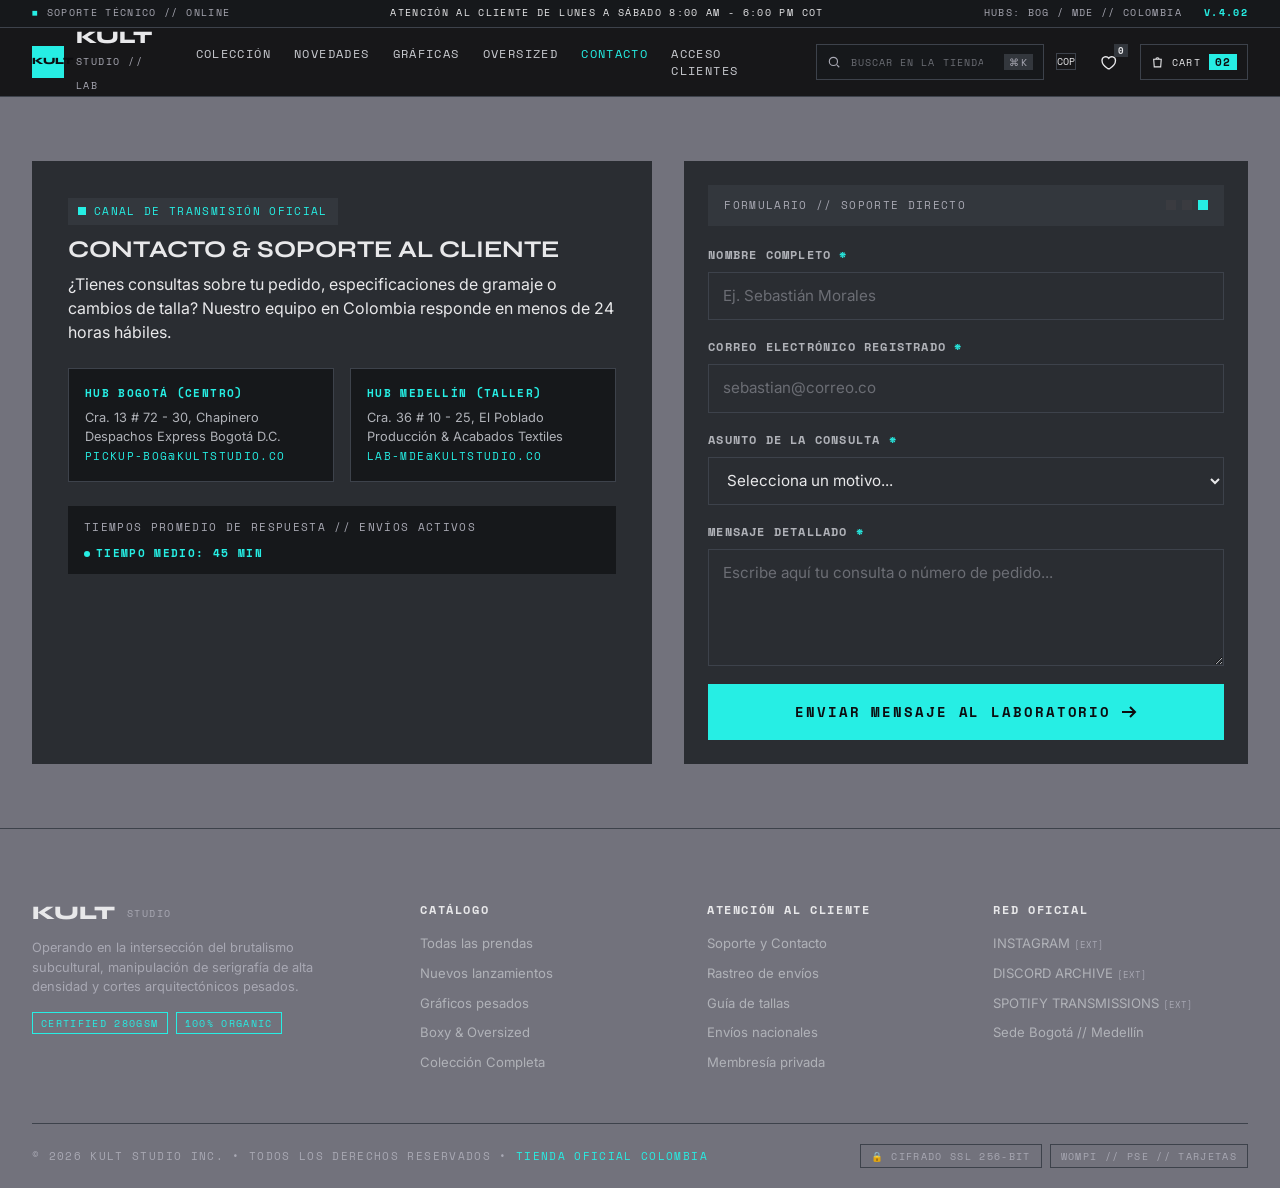
<file: contacto.html>
<!DOCTYPE html>
<html lang="es">

<head>
  <meta charset="UTF-8">
  <meta name="viewport" content="width=device-width, initial-scale=1">
  <title>Contacto &amp; Soporte · KULT STUDIO</title>
  <meta name="description"
    content="Centro de soporte oficial, despachos nacionales y atención técnica para pedidos de KULT STUDIO en Bogotá y Medellín, Colombia.">

  <!-- Estilos modulares -->
  <link rel="stylesheet" href="css/base.css">
  <link rel="stylesheet" href="css/layout.css">
  <link rel="stylesheet" href="css/components.css">
  <link rel="stylesheet" href="css/auth.css">

  <style>
    .contact-layout {
      display: grid;
      grid-template-columns: minmax(0, 1.1fr) minmax(0, 1fr);
      gap: var(--gap);
      padding-block: clamp(32px, 5vw, 64px);
    }

    .info-box {
      background: var(--panel);
      padding: clamp(20px, 3vw, 36px);
      display: flex;
      flex-direction: column;
      gap: 24px;
    }

    .loc-grid {
      display: grid;
      grid-template-columns: 1fr 1fr;
      gap: 16px;
    }

    .loc-card {
      background: var(--deep);
      border: 1px solid var(--line);
      padding: 16px;
    }

    .loc-card b {
      color: var(--lime);
      display: block;
      margin-bottom: 6px;
    }

    .loc-card p {
      font-size: .8rem;
      color: #b0b2b8;
    }

    @media (max-width: 960px) {
      .contact-layout {
        grid-template-columns: 1fr;
      }

      .loc-grid {
        grid-template-columns: 1fr;
      }
    }
  </style>

</head>

<body>

  <!-- Barra superior informativa -->
  <div class="ticker mono">
    <div class="wrap">
      <span><b>■</b> Soporte Técnico // Online</span>
      <span class="mid">Atención al cliente de lunes a sábado 8:00 AM - 6:00 PM COT</span>
      <span class="loc">Hubs: BOG / MDE // Colombia &nbsp; <b>V.4.02</b></span>
    </div>
  </div>

  <!-- Cabecera Principal -->
  <header class="site">
    <div class="wrap">
      <a class="brand" href="index.html">
        <span class="logo" aria-hidden="true">KULT</span>
        <span><b>KULT</b><small>Studio // Lab</small></span>
      </a>

      <nav class="main" id="nav" aria-label="Navegación principal">
        <a href="coleccion.html">Colección</a>
        <a href="index.html#piezas">Novedades</a>
        <a href="coleccion.html">Gráficas</a>
        <a href="index.html#categorias">Oversized</a>
        <a href="contacto.html" class="on" aria-current="page">Contacto</a>
        <a href="login.html">Acceso Clientes</a>
      </nav>

      <div class="tools">
        <label class="search">
          <svg width="14" height="14" viewBox="0 0 24 24" fill="none" stroke="currentColor" stroke-width="2"
            aria-hidden="true">
            <circle cx="11" cy="11" r="7" />
            <path d="M21 21l-4-4" />
          </svg>
          <input type="search" placeholder="Buscar en la tienda..." aria-label="Buscar">
          <kbd>⌘K</kbd>
        </label>

        <span class="cur">COP</span>

        <button class="icon-btn" aria-label="Favoritos">
          <svg width="18" height="18" viewBox="0 0 24 24" fill="none" stroke="currentColor" stroke-width="1.8">
            <path d="M12 21s-8-5-8-11a5 5 0 019-3 5 5 0 019 3c0 6-8 11-8 11z" />
          </svg>
          <i>0</i>
        </button>

        <a class="cart" href="coleccion.html" aria-label="Ver carrito">
          <svg width="14" height="14" viewBox="0 0 24 24" fill="none" stroke="currentColor" stroke-width="2"
            aria-hidden="true">
            <path d="M5 7h14l-1 14H6zM9 7a3 3 0 016 0" />
          </svg>
          <span class="mono" style="font-size:.65rem">Cart</span>
          <b>02</b>
        </a>

        <button class="burger" id="burger" aria-label="Abrir menú" aria-expanded="false" aria-controls="nav">
          <svg width="18" height="18" viewBox="0 0 24 24" fill="none" stroke="currentColor" stroke-width="2">
            <path d="M3 6h18M3 12h18M3 18h18" />
          </svg>
        </button>
      </div>
    </div>
  </header>

  <!-- Contenido de Contacto -->
  <main class="wrap">
    <div class="contact-layout">
      <!-- Panel de Información y Sedes -->
      <section class="info-box">
        <div>
          <span class="tag mono">Canal de Transmisión Oficial</span>
          <h1 style="margin-top:12px">Contacto &amp; Soporte al Cliente</h1>
          <p class="lead" style="margin-top:10px">¿Tienes consultas sobre tu pedido, especificaciones de gramaje o
            cambios de talla? Nuestro equipo en Colombia responde en menos de 24 horas hábiles.</p>
        </div>

        <div class="loc-grid">
          <article class="loc-card">
            <b class="mono">Hub Bogotá (Centro)</b>
            <p>Cra. 13 # 72 - 30, Chapinero<br>Despachos Express Bogotá D.C.<br><span class="mono"
                style="color:var(--lime)">pickup-bog@kultstudio.co</span></p>
          </article>

          <article class="loc-card">
            <b class="mono">Hub Medellín (Taller)</b>
            <p>Cra. 36 # 10 - 25, El Poblado<br>Producción &amp; Acabados Textiles<br><span class="mono"
                style="color:var(--lime)">lab-mde@kultstudio.co</span></p>
          </article>
        </div>

        <div class="node mono">
          <span>Tiempos promedio de respuesta // Envíos activos</span>
          <span class="on">Tiempo medio: 45 min</span>
        </div>
      </section>

      <!-- Formulario de Contacto -->
      <section class="auth-card">
        <div class="term mono">
          <span>Formulario // Soporte Directo</span>
          <span class="dots" aria-hidden="true"><i></i><i></i><i></i></span>
        </div>

        <form id="contact-form" action="#" method="post" style="display:flex;flex-direction:column;gap:18px">
          <div class="f">
            <label for="c-name">Nombre completo <em>*</em></label>
            <input id="c-name" type="text" placeholder="Ej. Sebastián Morales" required>
          </div>

          <div class="f">
            <label for="c-email">Correo electrónico registrado <em>*</em></label>
            <input id="c-email" type="email" placeholder="sebastian@correo.co" required>
          </div>

          <div class="f">
            <label for="c-topic">Asunto de la consulta <em>*</em></label>
            <select id="c-topic" required>
              <option value="" disabled selected>Selecciona un motivo...</option>
              <option>Estado de despacho / Guía de envío</option>
              <option>Cambio de talla / Garantía de prenda</option>
              <option>Consulta de gramajes y cuidado textil</option>
              <option>Alianzas y colaboraciones comerciales</option>
              <option>Otro requerimiento</option>
            </select>
          </div>

          <div class="f">
            <label for="c-msg">Mensaje detallado <em>*</em></label>
            <textarea id="c-msg" rows="4" placeholder="Escribe aquí tu consulta o número de pedido..."
              required></textarea>
          </div>

          <button class="cta" type="submit">Enviar mensaje al laboratorio
            <svg width="16" height="12" viewBox="0 0 16 12" fill="none" stroke="currentColor" stroke-width="2"
              aria-hidden="true">
              <path d="M1 6h13M9 1l5 5-5 5" />
            </svg>
          </button>
        </form>
      </section>
    </div>
  </main>

  <!-- Footer General -->
  <footer class="site">
    <div class="wrap">
      <div class="fgrid">
        <div>
          <a class="brand" href="index.html">
            <b style="font:800 1.2rem var(--display)">KULT</b>
            <small>Studio</small>
          </a>
          <p>Operando en la intersección del brutalismo subcultural, manipulación de serigrafía de alta densidad y
            cortes arquitectónicos pesados.</p>
          <div class="chips mono">
            <span>Certified 280GSM</span>
            <span>100% Organic</span>
          </div>
        </div>

        <div>
          <h4>Catálogo</h4>
          <ul>
            <li><a href="coleccion.html">Todas las prendas</a></li>
            <li><a href="index.html#piezas">Nuevos lanzamientos</a></li>
            <li><a href="coleccion.html">Gráficos pesados</a></li>
            <li><a href="index.html#categorias">Boxy &amp; Oversized</a></li>
            <li><a href="coleccion.html">Colección Completa</a></li>
          </ul>
        </div>

        <div>
          <h4>Atención al Cliente</h4>
          <ul>
            <li><a href="contacto.html">Soporte y Contacto</a></li>
            <li><a href="login.html">Rastreo de envíos</a></li>
            <li><a href="coleccion.html">Guía de tallas</a></li>
            <li><a href="contacto.html">Envíos nacionales</a></li>
            <li><a href="registro.html">Membresía privada</a></li>
          </ul>
        </div>

        <div>
          <h4>Red Oficial</h4>
          <ul>
            <li><a href="#">INSTAGRAM <span>[EXT]</span></a></li>
            <li><a href="#">DISCORD ARCHIVE <span>[EXT]</span></a></li>
            <li><a href="#">SPOTIFY TRANSMISSIONS <span>[EXT]</span></a></li>
            <li><a href="contacto.html">Sede Bogotá // Medellín</a></li>
          </ul>
        </div>
      </div>

      <div class="fbot mono">
        <span class="l">© 2026 KULT STUDIO Inc. • Todos los derechos reservados • <b>Tienda oficial Colombia</b></span>
        <span class="pay">
          <span>🔒 Cifrado SSL 256-bit</span>
          <span>Wompi // PSE // Tarjetas</span>
        </span>
      </div>
    </div>
  </footer>

</body>

</html>
</file>
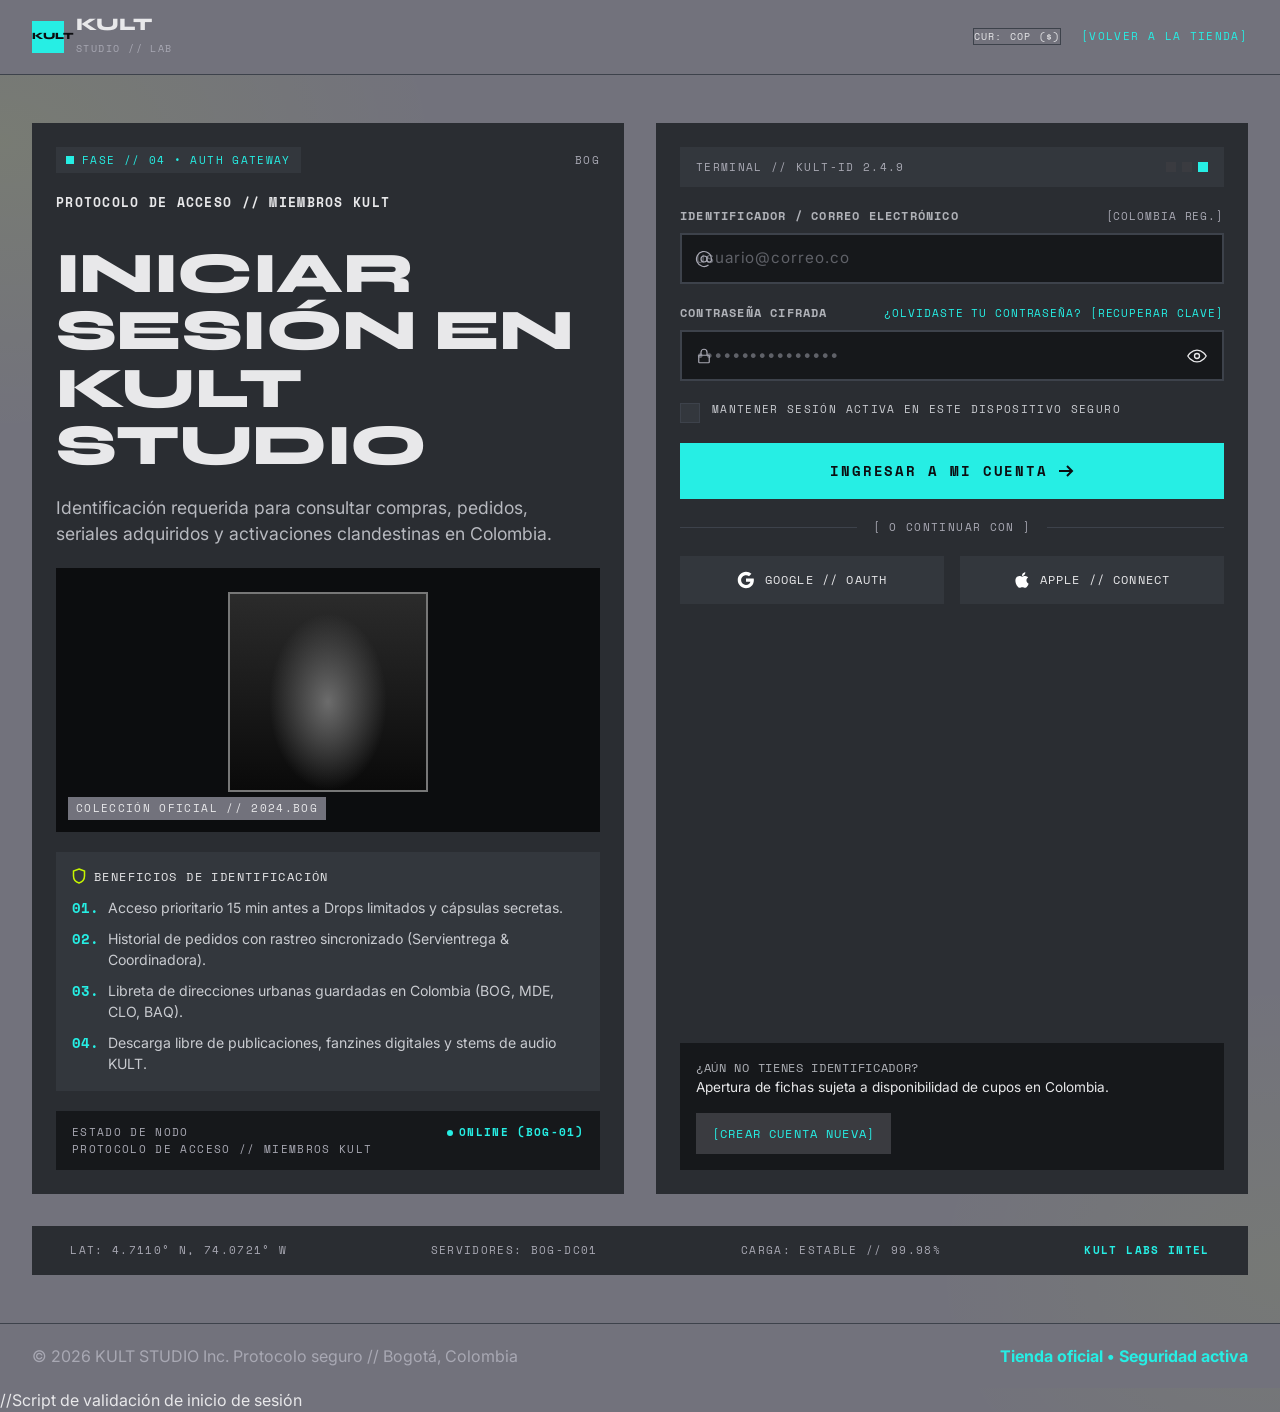
<file: login.html>
<!DOCTYPE html>
<html lang="es">

<head>
  <meta charset="UTF-8">
  <meta name="viewport" content="width=device-width, initial-scale=1">
  <title>Iniciar Sesión · KULT STUDIO</title>
  <meta name="description"
    content="Acceso a la plataforma de miembros de KULT STUDIO. Consulta de pedidos, seriales y acceso prioritario a drops exclusivos en Colombia.">

  <!-- Estilos modulares -->
  <link rel="stylesheet" href="css/base.css">
  <link rel="stylesheet" href="css/layout.css">
  <link rel="stylesheet" href="css/components.css">
  <link rel="stylesheet" href="css/auth.css">

</head>

<body class="auth-page">

  <!-- Barra superior minimalista -->
  <header class="bar">
    <a class="brand" href="index.html">
      <span class="logo" aria-hidden="true">KULT</span>
      <span><b>KULT</b><small>Studio // Lab</small></span>
    </a>
    <nav>
      <span class="cur mono">CUR: COP ($)</span>
      <a class="back mono" href="index.html">[Volver a la tienda]</a>
    </nav>
  </header>

  <main class="auth-main">
    <div class="auth-grid">
      <!-- Panel informativo izquierdo -->
      <section class="auth-card">
        <div style="display:flex;flex-direction:column;gap:20px">
          <div class="auth-top mono">
            <span class="tag">Fase // 04 • Auth gateway</span>
            <span>BOG</span>
          </div>
          <p class="proto">Protocolo de acceso // Miembros KULT</p>
          <h1>Iniciar sesión en KULT STUDIO</h1>
          <p class="lead">Identificación requerida para consultar compras, pedidos, seriales adquiridos y activaciones
            clandestinas en Colombia.</p>
        </div>

        <div class="visual" role="img" aria-label="Colección oficial 2026 Bogotá">
          <div class="frame"></div>
          <span class="cap mono">Colección oficial // 2024.BOG</span>
        </div>

        <div class="benefits">
          <h2>
            <svg width="14" height="16" viewBox="0 0 14 16" fill="none" stroke="#c6f500" stroke-width="1.5"
              aria-hidden="true">
              <path d="M7 1l5.5 2v5c0 3.5-2.5 6-5.5 7-3-1-5.5-3.5-5.5-7V3z" />
            </svg>
            Beneficios de identificación
          </h2>
          <ol>
            <li><b>01.</b><span>Acceso prioritario 15 min antes a Drops limitados y cápsulas secretas.</span></li>
            <li><b>02.</b><span>Historial de pedidos con rastreo sincronizado (Servientrega &amp; Coordinadora).</span>
            </li>
            <li><b>03.</b><span>Libreta de direcciones urbanas guardadas en Colombia (BOG, MDE, CLO, BAQ).</span></li>
            <li><b>04.</b><span>Descarga libre de publicaciones, fanzines digitales y stems de audio KULT.</span></li>
          </ol>
        </div>

        <div class="node mono">
          <span>Estado de nodo<br>Protocolo de acceso // Miembros KULT</span>
          <span class="on">Online (BOG-01)</span>
        </div>
      </section>

      <!-- Panel de Formulario Derecho -->
      <section class="auth-card" aria-label="Iniciar sesión">
        <div class="term mono">
          <span>Terminal // KULT-ID 2.4.9</span>
          <span class="dots" aria-hidden="true"><i></i><i></i><i></i></span>
        </div>

        <form id="login" novalidate style="display:flex;flex-direction:column;gap:20px">
          <div class="f">
            <div class="lrow">
              <label for="u">Identificador / Correo electrónico</label>
              <small>[Colombia reg.]</small>
            </div>
            <div class="field">
              <svg width="18" height="18" viewBox="0 0 24 24" fill="none" stroke="currentColor" stroke-width="1.6"
                aria-hidden="true">
                <circle cx="12" cy="12" r="4" />
                <path d="M16 8v5a3 3 0 006 0v-1a10 10 0 10-4 8" />
              </svg>
              <input id="u" type="email" placeholder="usuario@correo.co" autocomplete="username" required>
            </div>
          </div>

          <div class="f">
            <div class="lrow">
              <label for="pw">Contraseña cifrada</label>
              <small><a href="recuperar.html" style="color:var(--lime)">¿Olvidaste tu contraseña? [Recuperar
                  clave]</a></small>
            </div>
            <div class="field">
              <svg width="18" height="18" viewBox="0 0 24 24" fill="none" stroke="currentColor" stroke-width="1.6"
                aria-hidden="true">
                <rect x="5" y="11" width="14" height="10" rx="1" />
                <path d="M8 11V7a4 4 0 018 0v4" />
              </svg>
              <input id="pw" type="password" placeholder="••••••••••••••••" autocomplete="current-password" required>
              <button class="eye" type="button" id="eye" aria-label="Mostrar contraseña" aria-pressed="false">
                <svg width="20" height="20" viewBox="0 0 24 24" fill="none" stroke="currentColor" stroke-width="1.6"
                  aria-hidden="true">
                  <path d="M1 12s4-7 11-7 11 7 11 7-4 7-11 7S1 12 1 12z" />
                  <circle cx="12" cy="12" r="3" />
                </svg>
              </button>
            </div>
          </div>

          <label class="check mono" style="font-weight:400;font-size:.7rem">
            <input type="checkbox"> Mantener sesión activa en este dispositivo seguro
          </label>

          <button class="cta" type="submit">Ingresar a mi cuenta
            <svg width="16" height="12" viewBox="0 0 16 12" fill="none" stroke="currentColor" stroke-width="2"
              aria-hidden="true">
              <path d="M1 6h13M9 1l5 5-5 5" />
            </svg>
          </button>

          <div class="or mono">[ O continuar con ]</div>

          <div class="social">
            <button type="button">
              <svg width="18" height="18" viewBox="0 0 48 48" aria-hidden="true">
                <path fill="#fff"
                  d="M44.5 20H24v8.5h11.8C34.7 33.9 30.1 37 24 37c-7.2 0-13-5.8-13-13s5.8-13 13-13c3.1 0 5.9 1.1 8.1 2.9l6.4-6.4C34.6 4.1 29.6 2 24 2 11.8 2 2 11.8 2 24s9.8 22 22 22c11 0 21-8 21-22 0-1.3-.2-2.7-.5-4z" />
              </svg>
              Google // OAuth
            </button>
            <button type="button">
              <svg width="16" height="18" viewBox="0 0 384 512" fill="#fff" aria-hidden="true">
                <path
                  d="M318.7 268.7c-.2-36.7 16.4-64.4 50-84.8-18.8-26.9-47.2-41.7-84.7-44.6-35.5-2.8-74.3 20.7-88.5 20.7-15 0-49.4-19.7-76.4-19.7C63.3 141.2 4 184.8 4 273.5q0 39.3 14.4 81.2c12.8 36.7 59 126.7 107.2 125.2 25.2-.6 43-17.9 75.8-17.9 31.8 0 48.3 17.9 76.4 17.9 48.6-.7 90.4-82.5 102.6-119.3-65.2-30.7-61.7-90-61.7-91.9zm-56.6-164.2c27.3-32.4 24.8-61.9 24-72.5-24.1 1.4-52 16.4-67.9 34.9-17.5 19.8-27.8 44.3-25.6 71.9 26.1 2 49.9-11.4 69.5-34.3z" />
              </svg>
              Apple // Connect
            </button>
          </div>
        </form>

        <div class="signup">
          <p>
            <span>¿Aún no tienes identificador?</span>
            Apertura de fichas sujeta a disponibilidad de cupos en Colombia.
          </p>
          <a href="registro.html">[Crear cuenta nueva]</a>
        </div>
      </section>
    </div>

    <!-- Barra de Estado Inferior -->
    <div class="stats mono" role="status">
      <span>Lat: 4.7110° N, 74.0721° W</span>
      <span>Servidores: BOG-DC01</span>
      <span>Carga: estable // 99.98%</span>
      <span>KULT Labs Intel</span>
    </div>
  </main>

  <!-- Footer Minimalista -->
  <footer class="auth-foot">
    <span>© 2026 KULT STUDIO Inc. Protocolo seguro // Bogotá, Colombia</span>
    <span class="ok">Tienda oficial • Seguridad activa</span>
  </footer>
 //Script de validación de inicio de sesión
  <script src="js/login.js"></script>
</body>

</html>
</file>
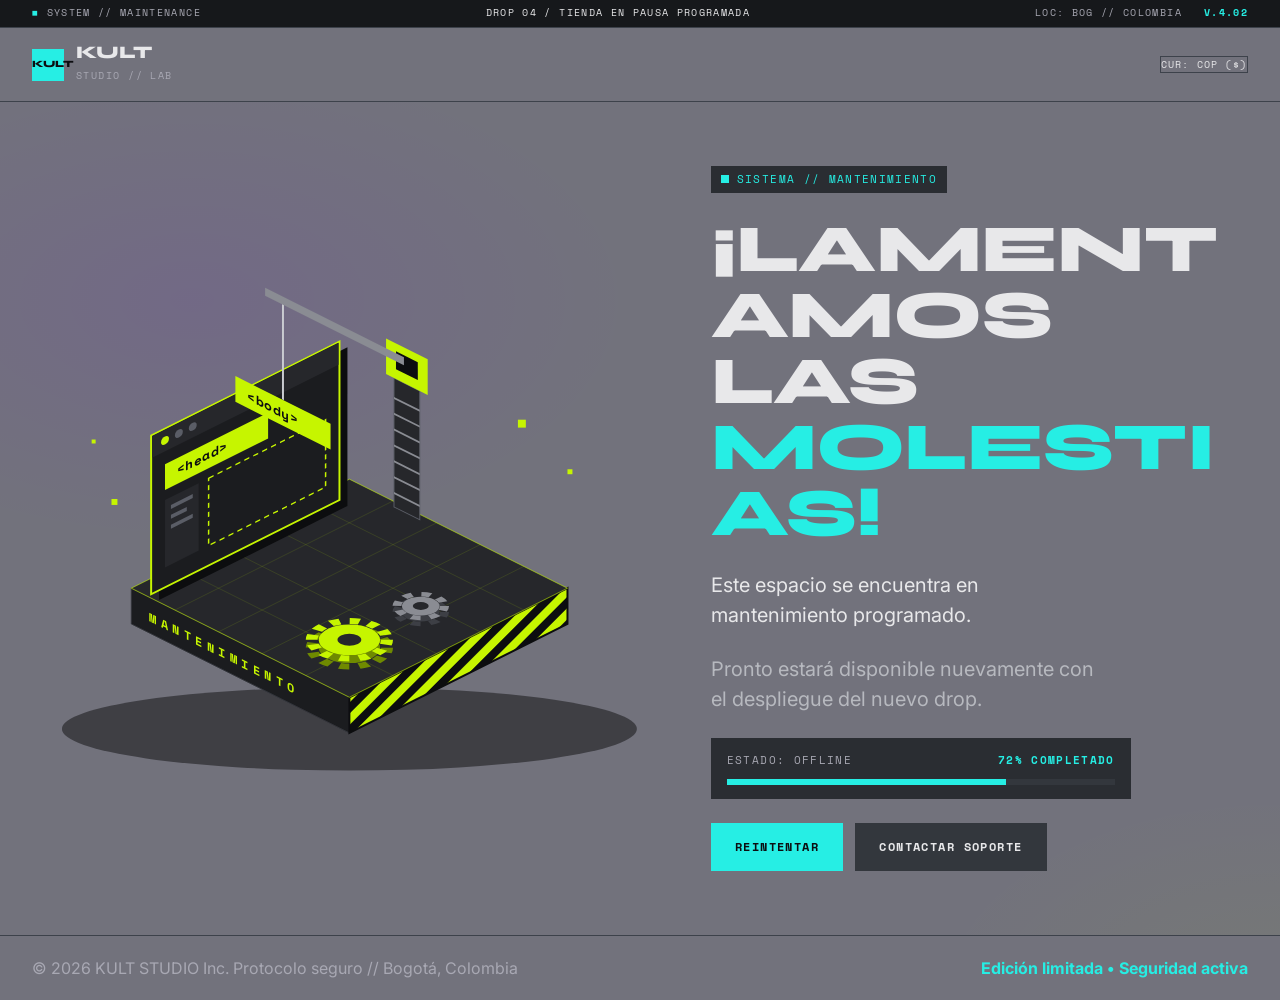
<file: mantenimiento.html>
<!DOCTYPE html>
<html lang="es">

<head>
  <meta charset="UTF-8">
  <meta name="viewport" content="width=device-width, initial-scale=1">
  <meta name="robots" content="noindex">
  <title>¡Lamentamos las molestias! · KULT STUDIO</title>
  <meta name="description" content="Página en mantenimiento programado de la plataforma KULT STUDIO Colombia.">

  <!-- Estilos modulares -->
  <link rel="stylesheet" href="css/base.css">
  <link rel="stylesheet" href="css/layout.css">
  <link rel="stylesheet" href="css/components.css">
  <link rel="stylesheet" href="css/mantenimiento.css">
</head>

<body class="maint-page">

  <!-- Barra superior informativa -->
  <div class="ticker mono">
    <div class="wrap" style="width:100%;display:flex;justify-content:space-between">
      <span><b>■</b> System // Maintenance</span>
      <span class="mid">Drop 04 / Tienda en pausa programada</span>
      <span>Loc: BOG // Colombia &nbsp; <b>V.4.02</b></span>
    </div>
  </div>

  <!-- Cabecera minimalista -->
  <header class="bar">
    <a class="brand" href="index.html">
      <span class="logo" aria-hidden="true">KULT</span>
      <span><b>KULT</b><small>Studio // Lab</small></span>
    </a>
    <span class="cur mono">CUR: COP ($)</span>
  </header>

  <!-- Contenido Principal -->
  <main class="maint-main">
    <!-- Ilustración Isométrica SVG -->
    <div class="art">
      <svg viewBox="0 0 600 500" role="img"
        aria-label="Ilustración isométrica de un sitio web en mantenimiento: ventana de navegador, grúa colocando el bloque body y engranajes girando sobre una plataforma">
        <defs>
          <pattern id="cs" width="16" height="16" patternUnits="userSpaceOnUse" patternTransform="rotate(45)">
            <rect width="8" height="16" fill="#c6f500" />
            <rect x="8" width="8" height="16" fill="#0c0d0f" />
          </pattern>
        </defs>

        <!-- Sombra proyectada -->
        <ellipse cx="300" cy="462" rx="290" ry="42" fill="#000" opacity=".45" />

        <g class="float">
          <!-- Plataforma industrial -->
          <polygon points="80,320 300,430 300,466 80,356" fill="#1b1c1f" stroke="#33353b" />
          <polygon points="300,430 520,320 520,356 300,466" fill="url(#cs)" />
          <polygon points="300,430 520,320 520,356 300,466" fill="none" stroke="#0c0d0f" stroke-width="2" />
          <polygon points="300,210 520,320 300,430 80,320" fill="#26272b" stroke="#c6f500" stroke-opacity=".6" />

          <g stroke="#c6f500" stroke-opacity=".12">
            <line x1="124" y1="342" x2="344" y2="232" />
            <line x1="168" y1="364" x2="388" y2="254" />
            <line x1="212" y1="386" x2="432" y2="276" />
            <line x1="256" y1="408" x2="476" y2="298" />
            <line x1="256" y1="232" x2="476" y2="342" />
            <line x1="212" y1="254" x2="432" y2="364" />
            <line x1="168" y1="276" x2="388" y2="386" />
            <line x1="124" y1="298" x2="344" y2="408" />
          </g>

          <g transform="matrix(1,.5,0,1,80,320)">
            <text x="18" y="24" fill="#c6f500" font-family="'Space Mono',monospace" font-weight="700" font-size="12"
              letter-spacing="4">MANTENIMIENTO</text>
          </g>

          <!-- Ventana de navegador HTML -->
          <g transform="matrix(1,-.5,0,1,100,326)">
            <rect x="8" y="-150" width="190" height="160" fill="#0c0d0f" />
            <rect x="0" y="-160" width="190" height="160" fill="#1b1c1f" stroke="#c6f500" stroke-width="2" />
            <rect x="1" y="-159" width="188" height="22" fill="#26272b" />
            <circle cx="14" cy="-148" r="4" fill="#c6f500" />
            <circle cx="28" cy="-148" r="4" fill="#5a5d66" />
            <circle cx="42" cy="-148" r="4" fill="#5a5d66" />
            <rect x="14" y="-124" width="104" height="26" fill="#c6f500" />
            <text x="26" y="-107" fill="#0c0d10" font-family="'Space Mono',monospace" font-weight="700"
              font-size="13">&lt;head&gt;</text>
            <rect x="14" y="-88" width="34" height="68" fill="#26272b" />
            <rect x="20" y="-80" width="22" height="4" fill="#5a5d66" />
            <rect x="20" y="-70" width="16" height="4" fill="#5a5d66" />
            <rect x="20" y="-60" width="22" height="4" fill="#5a5d66" />
            <rect x="58" y="-88" width="118" height="68" fill="none" stroke="#c6f500" stroke-width="1.5"
              stroke-dasharray="5 4" class="blink" />
          </g>

          <!-- Engranajes sobre la plataforma -->
          <g transform="translate(300,372) scale(1,.5)">
            <g transform="translate(0,16)">
              <circle r="38" fill="none" stroke="#6f8a00" stroke-width="12" stroke-dasharray="9.95 9.95" />
              <circle r="31" fill="#6f8a00" />
            </g>
            <g class="spin">
              <circle r="38" fill="none" stroke="#c6f500" stroke-width="12" stroke-dasharray="9.95 9.95" />
              <circle r="31" fill="#c6f500" />
              <circle r="12" fill="#26272b" />
            </g>
          </g>

          <g transform="translate(372,338) scale(1,.5)">
            <g transform="translate(0,12)">
              <circle r="24" fill="none" stroke="#3d3f45" stroke-width="9" stroke-dasharray="9.42 9.42" />
              <circle r="19" fill="#3d3f45" />
            </g>
            <g class="spin r">
              <circle r="24" fill="none" stroke="#8a8c93" stroke-width="9" stroke-dasharray="9.42 9.42" />
              <circle r="19" fill="#8a8c93" />
              <circle r="8" fill="#26272b" />
            </g>
          </g>

          <!-- Grúa constructora colocando el <body> -->
          <g transform="matrix(1,.5,0,1,345,238)">
            <rect x="0" y="-130" width="26" height="130" fill="#26272b" stroke="#5a5d66" />
            <g stroke="#8a8c93" stroke-width="2">
              <line x1="0" y1="-14" x2="26" y2="-14" />
              <line x1="0" y1="-30" x2="26" y2="-30" />
              <line x1="0" y1="-46" x2="26" y2="-46" />
              <line x1="0" y1="-62" x2="26" y2="-62" />
              <line x1="0" y1="-78" x2="26" y2="-78" />
              <line x1="0" y1="-94" x2="26" y2="-94" />
              <line x1="0" y1="-110" x2="26" y2="-110" />
            </g>
            <rect x="-8" y="-166" width="42" height="36" fill="#c6f500" />
            <rect x="2" y="-158" width="22" height="18" fill="#0c0d10" />
            <rect x="-130" y="-156" width="140" height="8" fill="#8a8c93" />
            <line x1="-112" y1="-148" x2="-112" y2="-52" stroke="#c9cbd0" stroke-width="2" />
            <rect x="-160" y="-52" width="96" height="26" fill="#c6f500" />
            <text x="-148" y="-34" fill="#0c0d10" font-family="'Space Mono',monospace" font-weight="700"
              font-size="13">&lt;body&gt;</text>
          </g>

          <!-- Partículas luminosas -->
          <g fill="#c6f500">
            <rect x="470" y="150" width="8" height="8" class="blink" />
            <rect x="520" y="200" width="5" height="5" />
            <rect x="60" y="230" width="6" height="6" />
            <rect x="40" y="170" width="4" height="4" class="blink" />
          </g>
        </g>
      </svg>
    </div>

    <!-- Bloque de texto descriptivo -->
    <section class="copy" aria-labelledby="t-maint">
      <span class="tag mono">Sistema // Mantenimiento</span>
      <h1 id="t-maint">¡Lamentamos las <em>molestias!</em></h1>
      <p class="big">Este espacio se encuentra en mantenimiento programado.</p>
      <p>Pronto estará disponible nuevamente con el despliegue del nuevo drop.</p>

      <div class="status mono" role="status">
        <div class="t"><span>Estado: offline</span><b>72% completado</b></div>
        <div class="track" role="progressbar" aria-valuenow="72" aria-valuemin="0" aria-valuemax="100"><i></i></div>
      </div>

      <div class="cta-row">
        <a class="btn lime" href="mantenimiento.html">Reintentar</a>
        <a class="btn dark" href="contacto.html">Contactar soporte</a>
      </div>
    </section>
  </main>

  <!-- Pie de página minimalista -->
  <footer class="auth-foot">
    <span>© 2026 KULT STUDIO Inc. Protocolo seguro // Bogotá, Colombia</span>
    <span class="ok">Edición limitada • Seguridad activa</span>
  </footer>

</body>

</html>
</file>
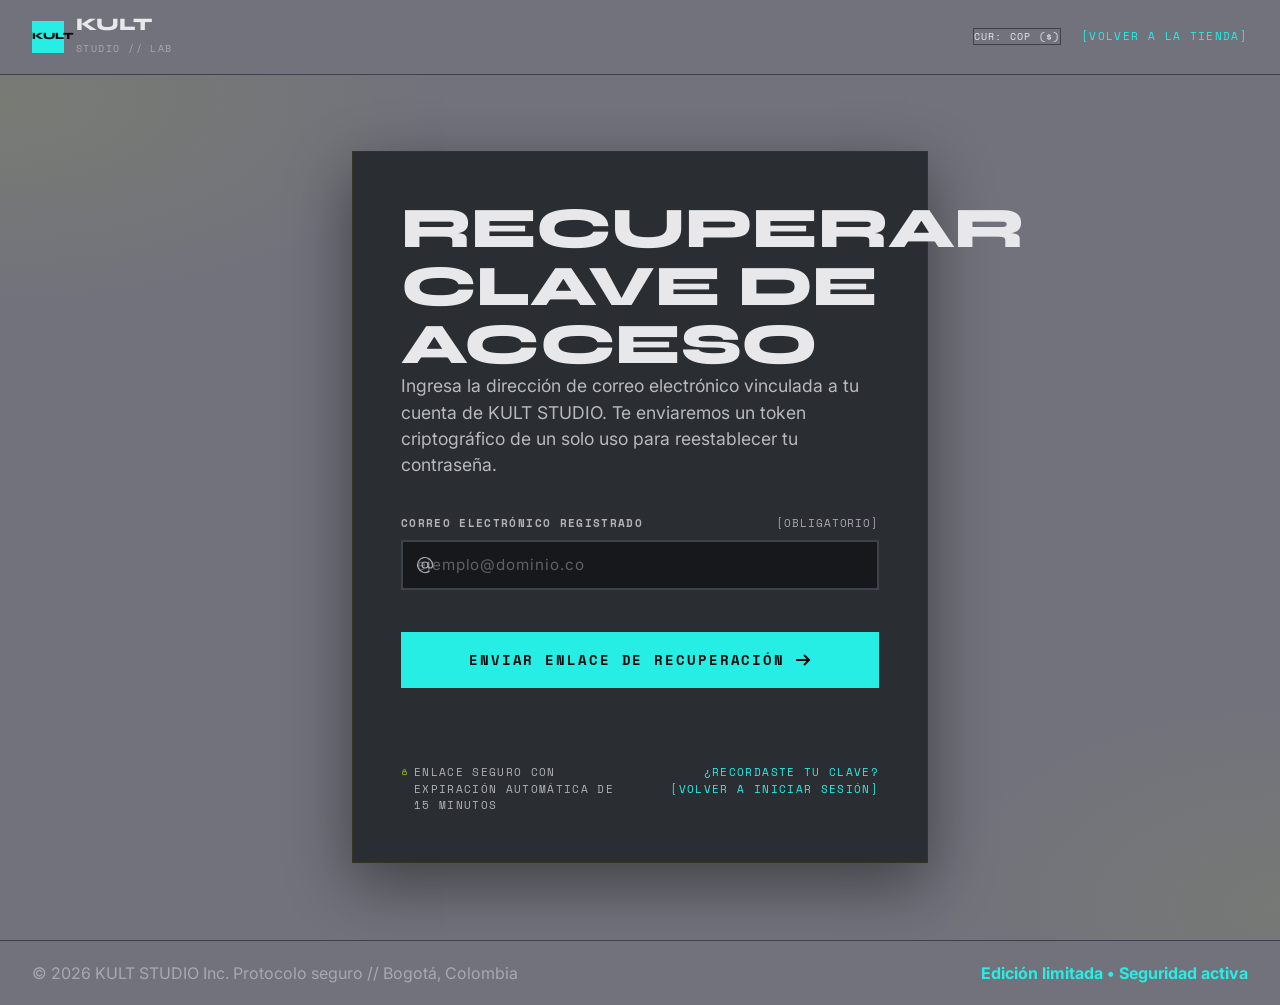
<file: recuperar.html>
<!DOCTYPE html>
<html lang="es">

<head>
  <meta charset="UTF-8">
  <meta name="viewport" content="width=device-width, initial-scale=1">
  <title>Recuperar Clave de Acceso · KULT STUDIO</title>
  <meta name="description"
    content="Recuperación segura de credenciales criptográficas de acceso a KULT STUDIO Colombia. Enlace con expiración automática.">

  <!-- Estilos modulares -->
  <link rel="stylesheet" href="css/base.css">
  <link rel="stylesheet" href="css/layout.css">
  <link rel="stylesheet" href="css/components.css">
  <link rel="stylesheet" href="css/auth.css">

</head>

<body class="auth-page">

  <!-- Barra superior minimalista -->
  <header class="bar">
    <a class="brand" href="index.html">
      <span class="logo" aria-hidden="true">KULT</span>
      <span><b>KULT</b><small>Studio // Lab</small></span>
    </a>
    <nav>
      <span class="cur mono">CUR: COP ($)</span>
      <a class="back mono" href="index.html">[Volver a la tienda]</a>
    </nav>
  </header>

  <!-- Tarjeta centrada -->
  <main class="auth-main center-view">
    <section class="recovery-card" aria-labelledby="t-rec">
      <div>
        <h1 id="t-rec">Recuperar clave de acceso</h1>
        <p class="lead">Ingresa la dirección de correo electrónico vinculada a tu cuenta de KULT STUDIO. Te enviaremos
          un token criptográfico de un solo uso para reestablecer tu contraseña.</p>
      </div>

      <form id="rec" novalidate style="display:flex;flex-direction:column;gap:20px">
        <div class="f">
          <div class="lrow">
            <label class="mono" for="em">Correo electrónico registrado</label>
            <small>[Obligatorio]</small>
          </div>
          <div class="field" id="box">
            <svg width="18" height="18" viewBox="0 0 24 24" fill="none" stroke="currentColor" stroke-width="1.6"
              aria-hidden="true">
              <circle cx="12" cy="12" r="4" />
              <path d="M16 8v5a3 3 0 006 0v-1a10 10 0 10-4 8" />
            </svg>
            <input id="em" type="email" placeholder="ejemplo@dominio.co" autocomplete="email" aria-describedby="m"
              required>
          </div>
          <div class="msg" id="m" aria-live="polite"></div>
        </div>

        <button class="cta" id="go" type="submit">Enviar enlace de recuperación
          <svg width="16" height="12" viewBox="0 0 16 12" fill="none" stroke="currentColor" stroke-width="2"
            aria-hidden="true">
            <path d="M1 6h13M9 1l5 5-5 5" />
          </svg>
        </button>

        <div class="ok-box" id="ok" role="status">
          Si el correo está registrado, recibirás el enlace en unos minutos. Revisa también tu carpeta de spam o correo
          no deseado.
        </div>
      </form>

      <div class="recovery-foot mono">
        <p>
          <svg width="14" height="16" viewBox="0 0 24 24" fill="none" stroke="#c6f500" stroke-width="2"
            aria-hidden="true">
            <rect x="5" y="11" width="14" height="10" rx="1" />
            <path d="M8 11V7a4 4 0 018 0v4" />
          </svg>
          <span>Enlace seguro con expiración automática de 15 minutos</span>
        </p>
        <a href="login.html">¿Recordaste tu clave? [Volver a iniciar sesión]</a>
      </div>
    </section>
  </main>

  <!-- Footer Minimalista -->
  <footer class="auth-foot">
    <span>© 2026 KULT STUDIO Inc. Protocolo seguro // Bogotá, Colombia</span>
    <span class="ok">Edición limitada • Seguridad activa</span>
  </footer>

</body>

</html>
</file>
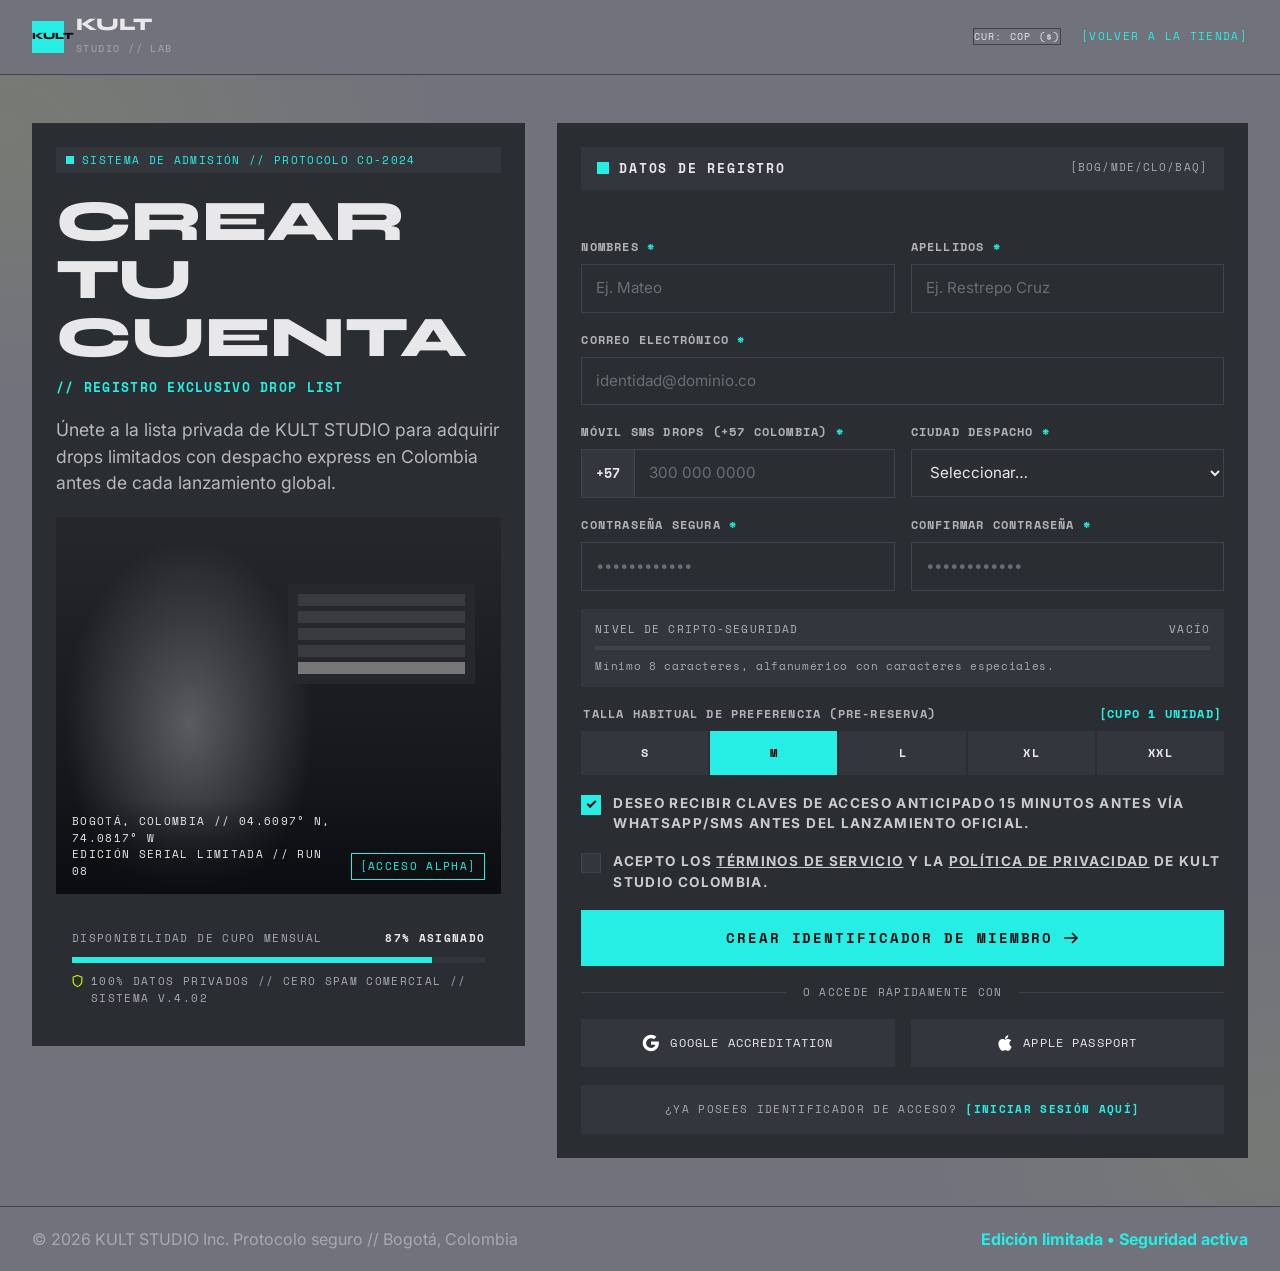
<file: registro.html>
<!DOCTYPE html>
<html lang="es">

<head>
  <meta charset="UTF-8">
  <meta name="viewport" content="width=device-width, initial-scale=1">
  <title>Crear Cuenta · KULT STUDIO</title>
  <meta name="description"
    content="Registro privado en la lista exclusiva de KULT STUDIO Colombia. Acceso alpha a drops limitados y despachos preferenciales.">

  <!-- Estilos modulares -->
  <link rel="stylesheet" href="css/base.css">
  <link rel="stylesheet" href="css/layout.css">
  <link rel="stylesheet" href="css/components.css">
  <link rel="stylesheet" href="css/auth.css">

</head>

<body class="auth-page">

  <!-- Barra superior minimalista -->
  <header class="bar">
    <a class="brand" href="index.html">
      <span class="logo" aria-hidden="true">KULT</span>
      <span><b>KULT</b><small>Studio // Lab</small></span>
    </a>
    <nav>
      <span class="cur mono">CUR: COP ($)</span>
      <a class="back mono" href="index.html">[Volver a la tienda]</a>
    </nav>
  </header>

  <main class="auth-main">
    <div class="auth-grid reg-grid">
      <!-- Panel de Introducción Izquierdo -->
      <section class="auth-card">
        <span class="tag mono">Sistema de admisión // Protocolo CO-2024</span>
        <h1>Crear tu cuenta</h1>
        <p class="auth-sub">// Registro exclusivo drop list</p>
        <p class="lead">Únete a la lista privada de KULT STUDIO para adquirir drops limitados con despacho express en
          Colombia antes de cada lanzamiento global.</p>

        <div class="visual wide" role="img" aria-label="Espacio industrial KULT">
          <div class="mock" aria-hidden="true"><i></i><i></i><i></i><i></i><i></i></div>
          <div class="cap mono">
            <span>Bogotá, Colombia // 04.6097° N, 74.0817° W<br>Edición serial limitada // Run 08</span>
            <span class="alpha">[Acceso alpha]</span>
          </div>
        </div>

        <div class="quota">
          <div class="row mono"><span>Disponibilidad de cupo mensual</span><b>87% asignado</b></div>
          <div class="meter" role="progressbar" aria-valuenow="87" aria-valuemin="0" aria-valuemax="100"><span
              style="width:87%"></span></div>
          <p class="mono">
            <svg width="14" height="16" viewBox="0 0 14 16" fill="none" stroke="#c6f500" stroke-width="1.5"
              aria-hidden="true">
              <path d="M7 1l5.5 2v5c0 3.5-2.5 6-5.5 7-3-1-5.5-3.5-5.5-7V3z" />
            </svg>
            <span>100% datos privados // cero spam comercial // sistema v.4.02</span>
          </p>
        </div>
      </section>

      <!-- Formulario de Registro Derecho -->
      <section class="auth-card" aria-labelledby="t-reg">
        <div class="card-head">
          <b id="t-reg">Datos de registro</b>
          <span>[BOG/MDE/CLO/BAQ]</span>
        </div>

        <form id="reg" class="form-grid-2" novalidate>
          <div class="f">
            <label for="n">Nombres <em>*</em></label>
            <input id="n" type="text" placeholder="Ej. Mateo" autocomplete="given-name" required>
          </div>

          <div class="f">
            <label for="a">Apellidos <em>*</em></label>
            <input id="a" type="text" placeholder="Ej. Restrepo Cruz" autocomplete="family-name" required>
          </div>

          <div class="f full-col">
            <label for="e">Correo electrónico <em>*</em></label>
            <input id="e" type="email" placeholder="identidad@dominio.co" autocomplete="email" required>
          </div>

          <div class="f">
            <label for="t">Móvil SMS drops (+57 Colombia) <em>*</em></label>
            <div class="phone">
              <span>+57</span>
              <input id="t" type="tel" inputmode="numeric" placeholder="300 000 0000" autocomplete="tel-national"
                required>
            </div>
          </div>

          <div class="f">
            <label for="c">Ciudad despacho <em>*</em></label>
            <select id="c" required>
              <option value="" selected disabled>Seleccionar…</option>
              <option>Bogotá</option>
              <option>Medellín</option>
              <option>Cali</option>
              <option>Barranquilla</option>
              <option>Cartagena</option>
              <option>Bucaramanga</option>
              <option>Otra ciudad</option>
            </select>
          </div>

          <div class="f">
            <label for="p1">Contraseña segura <em>*</em></label>
            <input id="p1" type="password" placeholder="••••••••••••" autocomplete="new-password" minlength="8"
              required>
          </div>

          <div class="f">
            <label for="p2">Confirmar contraseña <em>*</em></label>
            <input id="p2" type="password" placeholder="••••••••••••" autocomplete="new-password" required>
          </div>

          <div class="strength full-col" aria-live="polite">
            <div class="row">
              <span>Nivel de cripto-seguridad</span>
              <span id="lvl">Vacío</span>
            </div>
            <div class="bar2"><span id="fill"></span></div>
            <small>Mínimo 8 caracteres, alfanumérico con caracteres especiales.</small>
          </div>

          <fieldset class="f full-col" style="border:0;padding:0;min-width:0">
            <legend class="lbl"
              style="width:100%;display:flex;justify-content:space-between;gap:8px;flex-wrap:wrap;margin-bottom:8px">
              <span>Talla habitual de preferencia (pre-reserva)</span>
              <span style="color:var(--lime)">[Cupo 1 unidad]</span>
            </legend>
            <div class="sizes-reg">
              <input type="radio" name="talla" id="s1" value="S">
              <label for="s1">S</label>
              <input type="radio" name="talla" id="s2" value="M" checked>
              <label for="s2">M</label>
              <input type="radio" name="talla" id="s3" value="L">
              <label for="s3">L</label>
              <input type="radio" name="talla" id="s4" value="XL">
              <label for="s4">XL</label>
              <input type="radio" name="talla" id="s5" value="XXL">
              <label for="s5">XXL</label>
            </div>
          </fieldset>

          <label class="check full-col" style="font-family:var(--body);font-size:.85rem">
            <input type="checkbox" checked>
            <span>Deseo recibir claves de acceso anticipado 15 minutos antes vía WhatsApp/SMS antes del lanzamiento
              oficial.</span>
          </label>

          <label class="check full-col" style="font-family:var(--body);font-size:.85rem">
            <input type="checkbox" required>
            <span>Acepto los <a href="#" style="text-decoration:underline">Términos de Servicio</a> y la <a href="#"
                style="text-decoration:underline">Política de Privacidad</a> de KULT STUDIO Colombia.</span>
          </label>

          <button class="cta full-col" type="submit">Crear identificador de miembro
            <svg width="16" height="12" viewBox="0 0 16 12" fill="none" stroke="currentColor" stroke-width="1.6"
              aria-hidden="true">
              <path d="M1 6h13M9 1l5 5-5 5" />
            </svg>
          </button>

          <div class="or full-col mono">O accede rápidamente con</div>

          <div class="social full-col">
            <button type="button">
              <svg width="18" height="18" viewBox="0 0 48 48" aria-hidden="true">
                <path fill="#fff"
                  d="M44.5 20H24v8.5h11.8C34.7 33.9 30.1 37 24 37c-7.2 0-13-5.8-13-13s5.8-13 13-13c3.1 0 5.9 1.1 8.1 2.9l6.4-6.4C34.6 4.1 29.6 2 24 2 11.8 2 2 11.8 2 24s9.8 22 22 22c11 0 21-8 21-22 0-1.3-.2-2.7-.5-4z" />
              </svg>
              Google accreditation
            </button>
            <button type="button">
              <svg width="16" height="18" viewBox="0 0 384 512" fill="#fff" aria-hidden="true">
                <path
                  d="M318.7 268.7c-.2-36.7 16.4-64.4 50-84.8-18.8-26.9-47.2-41.7-84.7-44.6-35.5-2.8-74.3 20.7-88.5 20.7-15 0-49.4-19.7-76.4-19.7C63.3 141.2 4 184.8 4 273.5q0 39.3 14.4 81.2c12.8 36.7 59 126.7 107.2 125.2 25.2-.6 43-17.9 75.8-17.9 31.8 0 48.3 17.9 76.4 17.9 48.6-.7 90.4-82.5 102.6-119.3-65.2-30.7-61.7-90-61.7-91.9zm-56.6-164.2c27.3-32.4 24.8-61.9 24-72.5-24.1 1.4-52 16.4-67.9 34.9-17.5 19.8-27.8 44.3-25.6 71.9 26.1 2 49.9-11.4 69.5-34.3z" />
              </svg>
              Apple passport
            </button>
          </div>

          <p class="full-col mono" style="background:var(--field);padding:16px;text-align:center;color:var(--muted)">
            ¿Ya posees identificador de acceso? <a href="login.html" style="color:var(--lime);font-weight:700">[Iniciar
              sesión aquí]</a>
          </p>
        </form>
      </section>
    </div>
  </main>

  <!-- Footer Minimalista -->
  <footer class="auth-foot">
    <span>© 2026 KULT STUDIO Inc. Protocolo seguro // Bogotá, Colombia</span>
    <span class="ok">Edición limitada • Seguridad activa</span>
  </footer>

</body>

</html>
</file>
<file: css/base.css>
/* ==========================================================================
   KULT STUDIO · DESIGN TOKENS & BASE CSS
   ========================================================================== */

@import url('https://fonts.googleapis.com/css2?family=Syne:wght@600;700;800&family=Space+Mono:wght@400;700&family=Inter:wght@400;500&display=swap');

:root {
  /* Paleta cromática */
--bg: #72727c;       /* Fondo general (Gris oscuro) */
  --panel: #2a2d32;    /* Paneles y tarjetas (Gris medio) */
  --field: #33373d;    /* Campos y contenedores */
  --deep: #16181b;     
  --input: #16181b;    
  --line: #3d424b;     
  --line-alt: #484e58; 
  --text: #e8e8ea;     
  --muted: #a8a8b3;    
  --lime: #26eee4;     /* ¡Aquí cambias el verde neón por verde esmeralda! */
  --lime-ink: #0c0d10; 
  --ink: #0c0d10;
  --red: #e5282b;

  /* Tipografías */
  --display: 'Syne', system-ui, sans-serif;
  --mono: 'Space Mono', ui-monospace, monospace;
  --body: 'Inter', system-ui, sans-serif;

  /* Dimensionamiento y layout */
  --gap: clamp(16px, 2.5vw, 32px);
  --max: 1360px;
}

/* Reset universal */
*, *::before, *::after {
  box-sizing: border-box;
  margin: 0;
}

html {
  -webkit-text-size-adjust: 100%;
  scroll-behavior: smooth;
}

body {
  background: var(--bg);
  color: var(--text);
  font-family: var(--body);
  line-height: 1.5;
  overflow-x: hidden;
  min-height: 100vh;
}

img, svg {
  display: block;
  max-width: 100%;
}

a {
  color: inherit;
  text-decoration: none;
}

button {
  font: inherit;
  color: inherit;
  cursor: pointer;
}

ul {
  list-style: none;
  padding: 0;
}

:focus-visible {
  outline: 2px solid var(--lime);
  outline-offset: 2px;
}

/* Utilidades globales */
.mono {
  font-family: var(--mono);
  text-transform: uppercase;
  letter-spacing: .12em;
  font-size: .7rem;
}

.wrap {
  max-width: var(--max);
  margin: 0 auto;
  padding-inline: var(--gap);
}

h1, h2, h3, h4 {
  font-family: var(--display);
  text-transform: uppercase;
  line-height: 1.05;
}

h2 {
  font-size: clamp(1.8rem, 4.4vw, 3.2rem);
  font-weight: 700;
}

.ph {
  background: radial-gradient(45% 60% at 50% 55%, #5d5f66, transparent 75%), linear-gradient(180deg, #2c2d31, #0b0b0d);
  filter: grayscale(1);
}

@media (prefers-reduced-motion: reduce) {
  * {
    animation: none !important;
    transition: none !important;
    scroll-behavior: auto !important;
  }
}

.oculto {
  display: none !important;
}
</file>
<file: css/layout.css>
/* ==========================================================================
   KULT STUDIO · ESTRUCTURA & LAYOUT GLOBAL
   ========================================================================== */

/* Barra superior de anuncios (Ticker) */
.ticker {
  background: var(--deep);
  border-bottom: 1px solid var(--line);
  color: var(--muted);
  padding: 6px 0;
}

.ticker .wrap {
  display: flex;
  justify-content: space-between;
  gap: 16px;
  font-size: .62rem;
}

.ticker b {
  color: var(--lime);
}

.ticker .mid {
  color: var(--text);
}

/* Cabecera Principal */
header.site {
  position: sticky;
  top: 0;
  z-index: 50;
  background: rgba(17, 18, 20, .94);
  backdrop-filter: blur(8px);
  border-bottom: 1px solid var(--line);
}

header.site .wrap {
  display: flex;
  align-items: center;
  gap: 24px;
  min-height: 68px;
}

.brand {
  display: flex;
  align-items: center;
  gap: 12px;
}

.logo {
  width: 32px;
  height: 32px;
  background: var(--lime);
  color: var(--ink);
  font: 800 .6rem/1 var(--display);
  display: grid;
  place-items: center;
}

.brand b {
  font: 800 1.1rem/1 var(--display);
  display: block;
}

.brand small {
  color: var(--muted);
  font: .6rem var(--mono);
  letter-spacing: .15em;
  text-transform: uppercase;
}

nav.main {
  display: flex;
  gap: clamp(12px, 1.8vw, 26px);
  font: .72rem var(--mono);
  letter-spacing: .12em;
  text-transform: uppercase;
}

nav.main a {
  padding: 8px 0;
  color: #c9cbd0;
  transition: color .15s;
}

nav.main a:hover,
nav.main a.on {
  color: var(--lime);
}

.tools {
  margin-left: auto;
  display: flex;
  align-items: center;
  gap: 12px;
}

.search {
  display: flex;
  align-items: center;
  gap: 8px;
  border: 1px solid var(--line);
  background: var(--deep);
  padding: 0 10px;
  min-height: 36px;
  width: clamp(160px, 18vw, 260px);
  color: var(--muted);
}

.search input {
  flex: 1;
  min-width: 0;
  background: none;
  border: 0;
  color: var(--text);
  font: .65rem var(--mono);
  letter-spacing: .1em;
  text-transform: uppercase;
}

.search input:focus {
  outline: none;
}

.search kbd {
  font: .6rem var(--mono);
  background: var(--field);
  padding: 1px 5px;
}

.cur {
  display: flex;
  border: 1px solid var(--line);
  font: .62rem var(--mono);
}

.cur span {
  padding: 5px 8px;
  color: var(--muted);
}

.cur .on {
  background: var(--lime);
  color: var(--ink);
  font-weight: 700;
}

.icon-btn {
  position: relative;
  background: none;
  border: 0;
  min-width: 40px;
  min-height: 40px;
  display: grid;
  place-items: center;
}

.icon-btn i {
  position: absolute;
  top: 2px;
  right: 0;
  font: 700 .55rem var(--mono);
  font-style: normal;
  background: var(--field);
  padding: 0 4px;
}

.cart {
  display: flex;
  align-items: center;
  gap: 8px;
  border: 1px solid var(--line);
  padding: 0 10px;
  min-height: 36px;
  font: .68rem var(--mono);
  letter-spacing: .1em;
}

.cart b {
  background: var(--lime);
  color: var(--ink);
  padding: 0 6px;
}

.burger {
  display: none;
  background: none;
  border: 1px solid var(--line);
  width: 40px;
  height: 40px;
  place-items: center;
}

/* Barra superior alternativa (Auth / Soporte) */
.bar {
  display: flex;
  align-items: center;
  justify-content: space-between;
  gap: 12px;
  flex-wrap: wrap;
  padding: 16px var(--gap);
  border-bottom: 1px solid var(--line);
  background: var(--bg);
}

.bar nav {
  display: flex;
  align-items: center;
  gap: 20px;
  flex-wrap: wrap;
}

.bar a.back {
  color: var(--lime);
}

/* Pie de página principal */
footer.site {
  padding-top: clamp(40px, 6vw, 72px);
  background: var(--bg);
  border-top: 1px solid var(--line);
}

.fgrid {
  display: grid;
  grid-template-columns: 1.4fr repeat(3, 1fr);
  gap: 32px;
  padding-bottom: 40px;
}

.fgrid p {
  color: var(--muted);
  font-size: .8rem;
  max-width: 38ch;
  margin: 14px 0 16px;
}

.chips {
  display: flex;
  gap: 8px;
  flex-wrap: wrap;
}

.chips span {
  border: 1px solid var(--lime);
  color: var(--lime);
  padding: 3px 8px;
  font-size: .6rem;
}

.fgrid h4 {
  font: 700 .72rem var(--mono);
  letter-spacing: .14em;
  text-transform: uppercase;
  margin-bottom: 16px;
}

.fgrid li {
  margin-bottom: 10px;
  font-size: .82rem;
  color: #b0b2b8;
  display: flex;
  justify-content: space-between;
  gap: 8px;
}

.fgrid li a:hover {
  color: var(--lime);
}

.fgrid li span {
  font: .58rem var(--mono);
  color: var(--muted);
}

.fbot {
  border-top: 1px solid var(--line);
  padding-block: 20px;
  display: flex;
  justify-content: space-between;
  gap: 12px 24px;
  flex-wrap: wrap;
  color: var(--muted);
  align-items: center;
}

.fbot .l b {
  color: var(--lime);
  font-weight: 400;
}

.fbot .pay {
  display: flex;
  gap: 8px;
  flex-wrap: wrap;
}

.fbot .pay span {
  border: 1px solid var(--line);
  padding: 4px 10px;
  font-size: .6rem;
}

/* Pie de página minimalista (Auth) */
footer.auth-foot {
  display: flex;
  justify-content: space-between;
  gap: 10px;
  flex-wrap: wrap;
  padding: 20px var(--gap);
  border-top: 1px solid var(--line);
  color: var(--muted);
  background: var(--bg);
}

footer.auth-foot .ok {
  color: var(--lime);
  font-weight: 700;
}

/* Responsividad global del layout */
@media (max-width: 1180px) {
  .search {
    display: none;
  }
  .fgrid {
    grid-template-columns: 1fr 1fr;
  }
}

@media (max-width: 960px) {
  .burger {
    display: grid;
  }
  nav.main {
    position: absolute;
    top: 100%;
    left: 0;
    right: 0;
    background: var(--bg);
    border-bottom: 1px solid var(--line);
    flex-direction: column;
    gap: 0;
    padding: 8px var(--gap) 16px;
    display: none;
  }
  nav.main.open {
    display: flex;
  }
  nav.main a {
    padding: 14px 0;
    border-bottom: 1px solid var(--line);
  }
  .tools {
    gap: 6px;
  }
  .ticker .mid {
    display: none;
  }
}

@media (max-width: 640px) {
  .fgrid {
    grid-template-columns: 1fr;
  }
  .fbot {
    flex-direction: column;
    align-items: flex-start;
  }
  .ticker .wrap {
    justify-content: space-between;
  }
  .ticker .loc {
    display: none;
  }
  .cur {
    display: none;
  }
  .bar nav {
    width: 100%;
    justify-content: space-between;
  }
  footer.auth-foot {
    flex-direction: column;
  }
}
</file>
<file: css/components.css>
/* ==========================================================================
   KULT STUDIO · COMPONENTES REUTILIZABLES
   ========================================================================== */

/* Botones principales */
.btn {
  display: inline-flex;
  align-items: center;
  justify-content: center;
  gap: 10px;
  min-height: 48px;
  padding: 12px 24px;
  font-family: var(--mono);
  font-weight: 700;
  font-size: .75rem;
  letter-spacing: .12em;
  text-transform: uppercase;
  border: 0;
  transition: filter .15s, background .15s, transform .1s;
}

.btn.lime {
  background: var(--lime);
  color: var(--ink);
}

.btn.lime:hover {
  filter: brightness(1.08);
}

.btn.dark {
  background: var(--field);
  color: var(--text);
}

.btn.dark:hover {
  background: #34363b;
}

.cta {
  width: 100%;
  min-height: 56px;
  background: var(--lime);
  color: var(--lime-ink);
  border: 0;
  font-family: var(--mono);
  font-weight: 700;
  font-size: .85rem;
  letter-spacing: .14em;
  text-transform: uppercase;
  cursor: pointer;
  display: flex;
  align-items: center;
  justify-content: center;
  gap: 10px;
  padding: 14px;
  text-align: center;
  transition: filter .15s, transform .1s;
}

.cta:hover {
  filter: brightness(1.08);
}

.cta:active {
  transform: translateY(1px);
}

.cta[disabled] {
  opacity: .6;
  cursor: progress;
}

/* Badges y Tags */
.tag {
  display: inline-block;
  background: var(--field);
  color: var(--lime);
  padding: 5px 10px;
}

.tag::before {
  content: "";
  display: inline-block;
  width: 8px;
  height: 8px;
  background: var(--lime);
  margin-right: 8px;
}

.eyebrow {
  color: var(--lime);
  margin-bottom: 12px;
}

.proto {
  margin-bottom: 12px;
  font-family: var(--mono);
  font-weight: 700;
  font-size: .8rem;
  letter-spacing: .1em;
  text-transform: uppercase;
}

.proto b {
  color: var(--lime);
}

/* Campos de Formulario */
.f {
  display: flex;
  flex-direction: column;
  gap: 8px;
  min-width: 0;
}

.lrow {
  display: flex;
  justify-content: space-between;
  align-items: baseline;
  gap: 4px 12px;
  flex-wrap: wrap;
}

label, .lbl {
  font-family: var(--mono);
  font-weight: 700;
  font-size: .75rem;
  letter-spacing: .1em;
  text-transform: uppercase;
  color: #b0b2b8;
}

label em, .lbl em {
  color: var(--lime);
  font-style: normal;
}

.lrow small {
  font-family: var(--mono);
  font-size: .7rem;
  letter-spacing: .08em;
  text-transform: uppercase;
  color: var(--muted);
}

.field {
  position: relative;
  display: flex;
  align-items: center;
  background: var(--input);
  border: 1px solid var(--line);
  transition: border-color .15s;
}

.field:hover {
  border-color: #5a5d66;
}

.field:focus-within {
  border-color: var(--lime);
  box-shadow: 0 0 0 1px var(--lime);
}

.field>svg {
  position: absolute;
  left: 14px;
  color: var(--muted);
  pointer-events: none;
}

.field input {
  width: 100%;
  min-height: 48px;
  background: transparent;
  border: 0;
  color: var(--text);
  font: 400 .9rem var(--mono);
  letter-spacing: .06em;
  padding: 12px 14px 12px 44px;
  border-radius: 0;
}

.field input:focus {
  outline: none;
}

.field input::placeholder {
  color: #5f6168;
}

.field.err {
  border-color: #ff5a5a;
}

/* Input nativos con clase genérica o estándar */
input[type=text],
input[type=email],
input[type=tel],
input[type=password],
select,
textarea {
  width: 100%;
  background: transparent;
  border: 1px solid var(--line);
  color: var(--text);
  font: inherit;
  font-size: .95rem;
  padding: 12px 14px;
  min-height: 48px;
  border-radius: 0;
  transition: border-color .15s;
}

input::placeholder,
textarea::placeholder {
  color: #6b6d74;
}

input:hover,
select:hover,
textarea:hover {
  border-color: #5a5d66;
}

input:focus,
select:focus,
textarea:focus {
  border-color: var(--lime);
  outline: none;
  box-shadow: 0 0 0 1px var(--lime);
}

/* Checkbox personalizado */
.check {
  display: flex;
  align-items: flex-start;
  gap: 12px;
  cursor: pointer;
  color: #c9cbd0;
}

.check input {
  appearance: none;
  flex: none;
  width: 20px;
  height: 20px;
  border: 1px solid var(--line);
  background: var(--field);
  margin-top: 2px;
  cursor: pointer;
  display: grid;
  place-items: center;
}

.check input:checked {
  background: var(--lime);
  border-color: var(--lime);
}

.check input:checked::after {
  content: "";
  width: 9px;
  height: 5px;
  border: 2px solid var(--lime-ink);
  border-top: 0;
  border-right: 0;
  transform: rotate(-45deg) translate(1px, -1px);
}

/* Divisor O */
.or {
  display: flex;
  align-items: center;
  gap: 16px;
  color: var(--muted);
  white-space: nowrap;
}

.or::before,
.or::after {
  content: "";
  flex: 1;
  height: 1px;
  background: var(--line);
}

/* Botones sociales OAuth */
.social {
  display: grid;
  grid-template-columns: 1fr 1fr;
  gap: 16px;
}

.social button {
  display: flex;
  align-items: center;
  justify-content: center;
  gap: 10px;
  min-height: 48px;
  background: var(--field);
  color: var(--text);
  border: 0;
  font-family: var(--mono);
  font-size: .72rem;
  letter-spacing: .1em;
  text-transform: uppercase;
  cursor: pointer;
  padding: 10px;
  transition: background .15s;
}

.social button:hover {
  background: #303136;
}

/* Feedback y mensajes */
.msg {
  font-family: var(--mono);
  font-size: .7rem;
  letter-spacing: .06em;
  min-height: 1.2em;
}

.msg.err {
  color: #ff7a7a;
}

.ok-box {
  display: none;
  background: var(--field);
  border-left: 3px solid var(--lime);
  padding: 14px 16px;
  font-size: .9rem;
  color: #c9cbd0;
}

.ok-box.show {
  display: block;
}
</file>
<file: css/auth.css>
/* ==========================================================================
   KULT STUDIO · ESTILOS DEL MÓDULO DE AUTENTICACIÓN
   (Login, Registro y Recuperación de Contraseña)
   ========================================================================== */

/* Fondo ambiental con resplandor sutil */
body.auth-page {
  min-height: 100vh;
  display: flex;
  flex-direction: column;
  background-image: 
    radial-gradient(50% 30% at 0 10%, rgba(198, 245, 0, .07), transparent 70%),
    radial-gradient(40% 30% at 100% 90%, rgba(198, 245, 0, .05), transparent 70%);
}

/* Contenedor Principal */
main.auth-main {
  flex: 1;
  width: 100%;
  max-width: 1360px;
  margin: 0 auto;
  padding: clamp(24px, 4vw, 48px) var(--gap);
  display: flex;
  flex-direction: column;
  gap: var(--gap);
}

main.auth-main.center-view {
  display: grid;
  place-items: center;
  padding: clamp(24px, 6vw, 96px) var(--gap);
}

/* Grilla de Autenticación (Panel lateral + Formulario) */
.auth-grid {
  display: grid;
  grid-template-columns: minmax(0, 1fr) minmax(0, 1fr);
  gap: var(--gap);
  align-items: stretch;
}

.auth-grid.reg-grid {
  grid-template-columns: minmax(0, 5fr) minmax(0, 7fr);
  align-items: start;
}

/* Tarjeta base del formulario */
.auth-card {
  background: var(--panel);
  padding: clamp(16px, 2.5vw, 24px);
  display: flex;
  flex-direction: column;
  gap: 20px;
  min-width: 0;
}

/* Paneles Informativos Izquierdos */
.auth-top {
  display: flex;
  justify-content: space-between;
  align-items: center;
  gap: 8px;
  flex-wrap: wrap;
}

.auth-top span:last-child {
  color: var(--muted);
}

.auth-main h1 {
  font: 800 clamp(2.1rem, 4.6vw, 3.6rem)/1 var(--display);
  text-transform: uppercase;
  letter-spacing: -.01em;
}

.auth-main .lead {
  color: #b7b9bf;
  font-size: clamp(.95rem, 1.4vw, 1.1rem);
  max-width: 48ch;
}

.auth-sub {
  color: var(--lime);
  font-family: var(--mono);
  font-weight: 700;
  font-size: .8rem;
  letter-spacing: .1em;
  text-transform: uppercase;
  margin-top: -8px;
}

/* Cuadro Visual / Mockup */
.visual {
  position: relative;
  background: #0c0d0f;
  padding: clamp(12px, 3vw, 24px) 0 40px;
  display: grid;
  place-items: center;
}

.visual .frame {
  width: min(48%, 200px);
  aspect-ratio: 1;
  border: 2px solid #777;
  background: radial-gradient(40% 60% at 50% 55%, #6a6c72, transparent 75%), linear-gradient(180deg, #2a2b2f, #0a0a0c);
  filter: grayscale(1);
}

.visual .cap {
  position: absolute;
  left: 12px;
  bottom: 12px;
  background: var(--bg);
  padding: 3px 8px;
}

.visual.wide {
  aspect-ratio: 1.18;
  padding: 0;
  overflow: hidden;
  background: radial-gradient(40% 70% at 30% 55%, #5a5c62 0, transparent 70%), linear-gradient(180deg, #26272b, #0f1013);
}

.visual.wide .mock {
  position: absolute;
  right: 6%;
  top: 18%;
  width: 42%;
  background: rgba(40, 41, 45, .92);
  padding: 10px;
  display: flex;
  flex-direction: column;
  gap: 5px;
}

.visual.wide .mock i {
  display: block;
  height: 12px;
  background: #3a3b40;
}

.visual.wide .mock i:last-child {
  background: #777;
}

.visual.wide .cap {
  position: absolute;
  left: 0;
  right: 0;
  bottom: 0;
  display: flex;
  justify-content: space-between;
  gap: 12px;
  align-items: flex-end;
  padding: 14px 16px;
  background: linear-gradient(transparent, rgba(12, 13, 16, .95));
  color: var(--text);
  filter: none;
}

.visual.wide .cap .alpha {
  color: var(--lime);
  border: 1px solid var(--lime);
  padding: 4px 8px;
  white-space: nowrap;
}

/* Caja de Beneficios */
.benefits {
  background: var(--field);
  padding: 16px;
}

.benefits h2 {
  display: flex;
  align-items: center;
  gap: 8px;
  font: 400 .72rem var(--mono);
  letter-spacing: .12em;
  text-transform: uppercase;
  margin-bottom: 12px;
}

.benefits ol {
  list-style: none;
  padding: 0;
  display: grid;
  gap: 10px;
}

.benefits li {
  display: grid;
  grid-template-columns: 28px 1fr;
  gap: 8px;
  font-size: .88rem;
  color: #c9cbd0;
}

.benefits li b {
  color: var(--lime);
  font-family: var(--mono);
}

/* Nodo de Servidor */
.node {
  background: var(--input);
  padding: 12px 16px;
  color: var(--muted);
  display: flex;
  justify-content: space-between;
  gap: 8px;
  flex-wrap: wrap;
  align-items: flex-start;
  line-height: 1.6;
}

.node .on {
  color: var(--lime);
  font-weight: 700;
}

.node .on::before {
  content: "";
  display: inline-block;
  width: 6px;
  height: 6px;
  border-radius: 50%;
  background: var(--lime);
  margin-right: 6px;
  vertical-align: middle;
}

/* Terminal Head */
.term {
  display: flex;
  justify-content: space-between;
  align-items: center;
  gap: 8px;
  background: var(--field);
  padding: 12px 16px;
  color: var(--muted);
}

.dots {
  display: flex;
  gap: 6px;
}

.dots i {
  width: 10px;
  height: 10px;
  background: #3a3b40;
}

.dots i:last-child {
  background: var(--lime);
}

.eye {
  position: absolute;
  right: 4px;
  width: 44px;
  height: 44px;
  display: grid;
  place-items: center;
  background: none;
  border: 0;
  color: var(--text);
  cursor: pointer;
}

/* Cuadro de Registro en Login */
.signup {
  margin-top: auto;
  background: var(--input);
  padding: 16px;
  display: flex;
  justify-content: space-between;
  align-items: center;
  gap: 16px;
  flex-wrap: wrap;
  font-size: .85rem;
}

.signup span {
  display: block;
  font-family: var(--mono);
  font-size: .72rem;
  letter-spacing: .06em;
  text-transform: uppercase;
  color: #b0b2b8;
}

.signup a {
  background: #3a3b40;
  color: var(--lime);
  padding: 12px 16px;
  font-family: var(--mono);
  font-size: .72rem;
  letter-spacing: .1em;
  text-transform: uppercase;
  white-space: nowrap;
}

.signup a:hover {
  background: #45464c;
}

/* Barra de Estadísticas */
.stats {
  background: var(--panel);
  padding: 16px clamp(16px, 3vw, 48px);
  display: grid;
  grid-template-columns: repeat(4, auto);
  justify-content: space-between;
  gap: 12px;
  color: var(--muted);
}

.stats span:last-child {
  color: var(--lime);
  font-weight: 700;
}

/* Elementos de Registro (Formulario en 2 Columnas) */
.form-grid-2 {
  display: grid;
  grid-template-columns: repeat(2, minmax(0, 1fr));
  gap: 18px 16px;
}

.full-col {
  grid-column: 1 / -1;
}

.card-head {
  display: flex;
  justify-content: space-between;
  gap: 12px;
  flex-wrap: wrap;
  background: var(--field);
  padding: 12px 16px;
  margin-bottom: 28px;
  font-family: var(--mono);
}

.card-head b {
  letter-spacing: .14em;
  text-transform: uppercase;
  font-size: .8rem;
  display: flex;
  align-items: center;
  gap: 10px;
}

.card-head b::before {
  content: "";
  width: 12px;
  height: 12px;
  background: var(--lime);
}

.card-head span {
  color: var(--muted);
  font-size: .7rem;
  letter-spacing: .1em;
}

.phone {
  display: flex;
}

.phone span {
  display: grid;
  place-items: center;
  padding: 0 14px;
  background: var(--field);
  border: 1px solid var(--line);
  border-right: 0;
  font-family: var(--mono);
  font-weight: 700;
  font-size: .8rem;
}

/* Medidor de Fuerza de Contraseña */
.strength {
  background: var(--field);
  padding: 12px 14px;
  font-family: var(--mono);
  font-size: .7rem;
  letter-spacing: .1em;
}

.strength .row {
  display: flex;
  justify-content: space-between;
  text-transform: uppercase;
  color: #b0b2b8;
}

.strength .bar2 {
  height: 4px;
  background: var(--line);
  margin: 8px 0;
}

.strength .bar2 span {
  display: block;
  height: 100%;
  width: 0;
  background: var(--lime);
  transition: width .2s;
}

.strength small {
  color: var(--muted);
  letter-spacing: .06em;
  font-size: .68rem;
}

/* Selector de Tallas de Preferencia */
.sizes-reg {
  display: grid;
  grid-template-columns: repeat(5, 1fr);
  gap: 2px;
}

.sizes-reg input {
  position: absolute;
  opacity: 0;
  pointer-events: none;
}

.sizes-reg label {
  display: grid;
  place-items: center;
  min-height: 44px;
  background: var(--field);
  color: var(--text);
  cursor: pointer;
  font-weight: 700;
  letter-spacing: .1em;
  transition: background .15s;
}

.sizes-reg label:hover {
  background: #34363b;
}

.sizes-reg input:checked + label {
  background: var(--lime);
  color: var(--lime-ink);
}

.quota {
  background: var(--panel);
  padding: 16px;
}

.quota .row {
  display: flex;
  justify-content: space-between;
  gap: 12px;
  color: var(--muted);
}

.quota .row b {
  color: var(--text);
}

.meter {
  height: 6px;
  background: var(--field);
  margin: 10px 0;
}

.meter span {
  display: block;
  height: 100%;
  background: var(--lime);
}

.quota p {
  color: var(--muted);
  display: flex;
  gap: 8px;
  align-items: flex-start;
}

/* Tarjeta de Recuperación de Contraseña */
.recovery-card {
  width: 100%;
  max-width: 576px;
  background: var(--panel);
  border: 1px solid #33351f;
  box-shadow: 0 20px 60px rgba(0, 0, 0, .45);
  padding: clamp(20px, 5vw, 48px);
  display: flex;
  flex-direction: column;
  gap: clamp(24px, 4vw, 36px);
}

.recovery-foot {
  margin-top: clamp(8px, 4vw, 40px);
  display: flex;
  justify-content: space-between;
  align-items: flex-start;
  gap: 16px;
  flex-wrap: wrap;
  color: #b0b2b8;
  line-height: 1.5;
}

.recovery-foot p {
  display: flex;
  gap: 6px;
  align-items: flex-start;
  flex: 1 1 180px;
}

.recovery-foot a {
  flex: 1 1 180px;
  text-align: right;
  color: var(--lime);
}

/* Responsividad de Autenticación */
@media (max-width: 1024px) {
  .auth-grid.reg-grid {
    grid-template-columns: 1fr;
  }
}

@media (max-width: 960px) {
  .auth-grid {
    grid-template-columns: 1fr;
  }
  .stats {
    grid-template-columns: 1fr 1fr;
  }
}

@media (max-width: 720px) {
  .form-grid-2 {
    grid-template-columns: 1fr;
  }
  .social {
    grid-template-columns: 1fr;
  }
  .stats {
    grid-template-columns: 1fr;
  }
  .signup {
    flex-direction: column;
    align-items: stretch;
  }
  .signup a {
    text-align: center;
  }
  .recovery-foot {
    flex-direction: column;
  }
  .recovery-foot a {
    text-align: left;
  }
}
</file>
<file: css/mantenimiento.css>
/* ==========================================================================
   KULT STUDIO · ESTILOS DE PÁGINA EN MANTENIMIENTO
   ========================================================================== */

/* Fondo ambiental con resplandor sutil */
body.maint-page {
  min-height: 100vh;
  display: flex;
  flex-direction: column;
  overflow-x: hidden;
  background-image: 
    radial-gradient(50% 35% at 15% 30%, rgba(114, 0, 245, 0.08), transparent 70%),
    radial-gradient(40% 30% at 100% 100%, rgba(198, 245, 0, .05), transparent 70%);
}

main.maint-main {
  flex: 1;
  width: 100%;
  max-width: 1240px;
  margin: 0 auto;
  padding: clamp(24px, 5vw, 72px) var(--gap);
  display: grid;
  grid-template-columns: minmax(0, 1.15fr) minmax(0, 1fr);
  gap: clamp(24px, 5vw, 72px);
  align-items: center;
}

/* Arte SVG Isométrico y Animaciones CSS */
.art svg {
  width: 100%;
  height: auto;
  max-height: 70vh;
  overflow: visible;
}

.float {
  animation: float 5s ease-in-out infinite;
}

@keyframes float {
  50% {
    transform: translateY(-8px);
  }
}

.spin {
  animation: spin 14s linear infinite;
  transform-box: fill-box;
  transform-origin: center;
}

.spin.r {
  animation-direction: reverse;
  animation-duration: 9s;
}

@keyframes spin {
  to {
    transform: rotate(360deg);
  }
}

.blink {
  animation: blink 1.4s steps(2) infinite;
}

@keyframes blink {
  50% {
    opacity: .25;
  }
}

/* Textos y contenido informativo */
.copy {
  display: flex;
  flex-direction: column;
  gap: clamp(16px, 2.5vw, 24px);
}

.copy .tag {
  align-self: flex-start;
  background: var(--panel);
  color: var(--lime);
  padding: 5px 10px;
}

.copy .tag::before {
  content: "";
  display: inline-block;
  width: 8px;
  height: 8px;
  background: var(--lime);
  margin-right: 8px;
  animation: blink 1.4s steps(2) infinite;
}

.copy h1 {
  font: 800 clamp(2.2rem, 5.6vw, 4.2rem) / .98 var(--display);
  text-transform: uppercase;
  letter-spacing: -.01em;
  overflow-wrap: break-word;
}

.copy h1 em {
  font-style: normal;
  color: var(--lime);
}

.copy p {
  color: #b7b9bf;
  font-size: clamp(1rem, 1.8vw, 1.25rem);
  max-width: 30ch;
}

.copy p.big {
  color: var(--text);
}

/* Estado de Nodo y Progreso */
.status {
  background: var(--panel);
  padding: 14px 16px;
  display: grid;
  gap: 10px;
  max-width: 420px;
}

.status .t {
  display: flex;
  justify-content: space-between;
  gap: 8px;
  color: var(--muted);
}

.status .t b {
  color: var(--lime);
}

.track {
  height: 6px;
  background: var(--field);
}

.track i {
  display: block;
  height: 100%;
  width: 72%;
  background: var(--lime);
}

.cta-row {
  display: flex;
  gap: 12px;
  flex-wrap: wrap;
}

/* Responsividad */
@media (max-width: 860px) {
  main.maint-main {
    grid-template-columns: 1fr;
  }
  .art {
    max-width: 520px;
    margin-inline: auto;
    width: 100%;
  }
  .copy p {
    max-width: none;
  }
}

@media (max-width: 560px) {
  .cta-row .btn {
    flex: 1 1 100%;
  }
}
</file>
